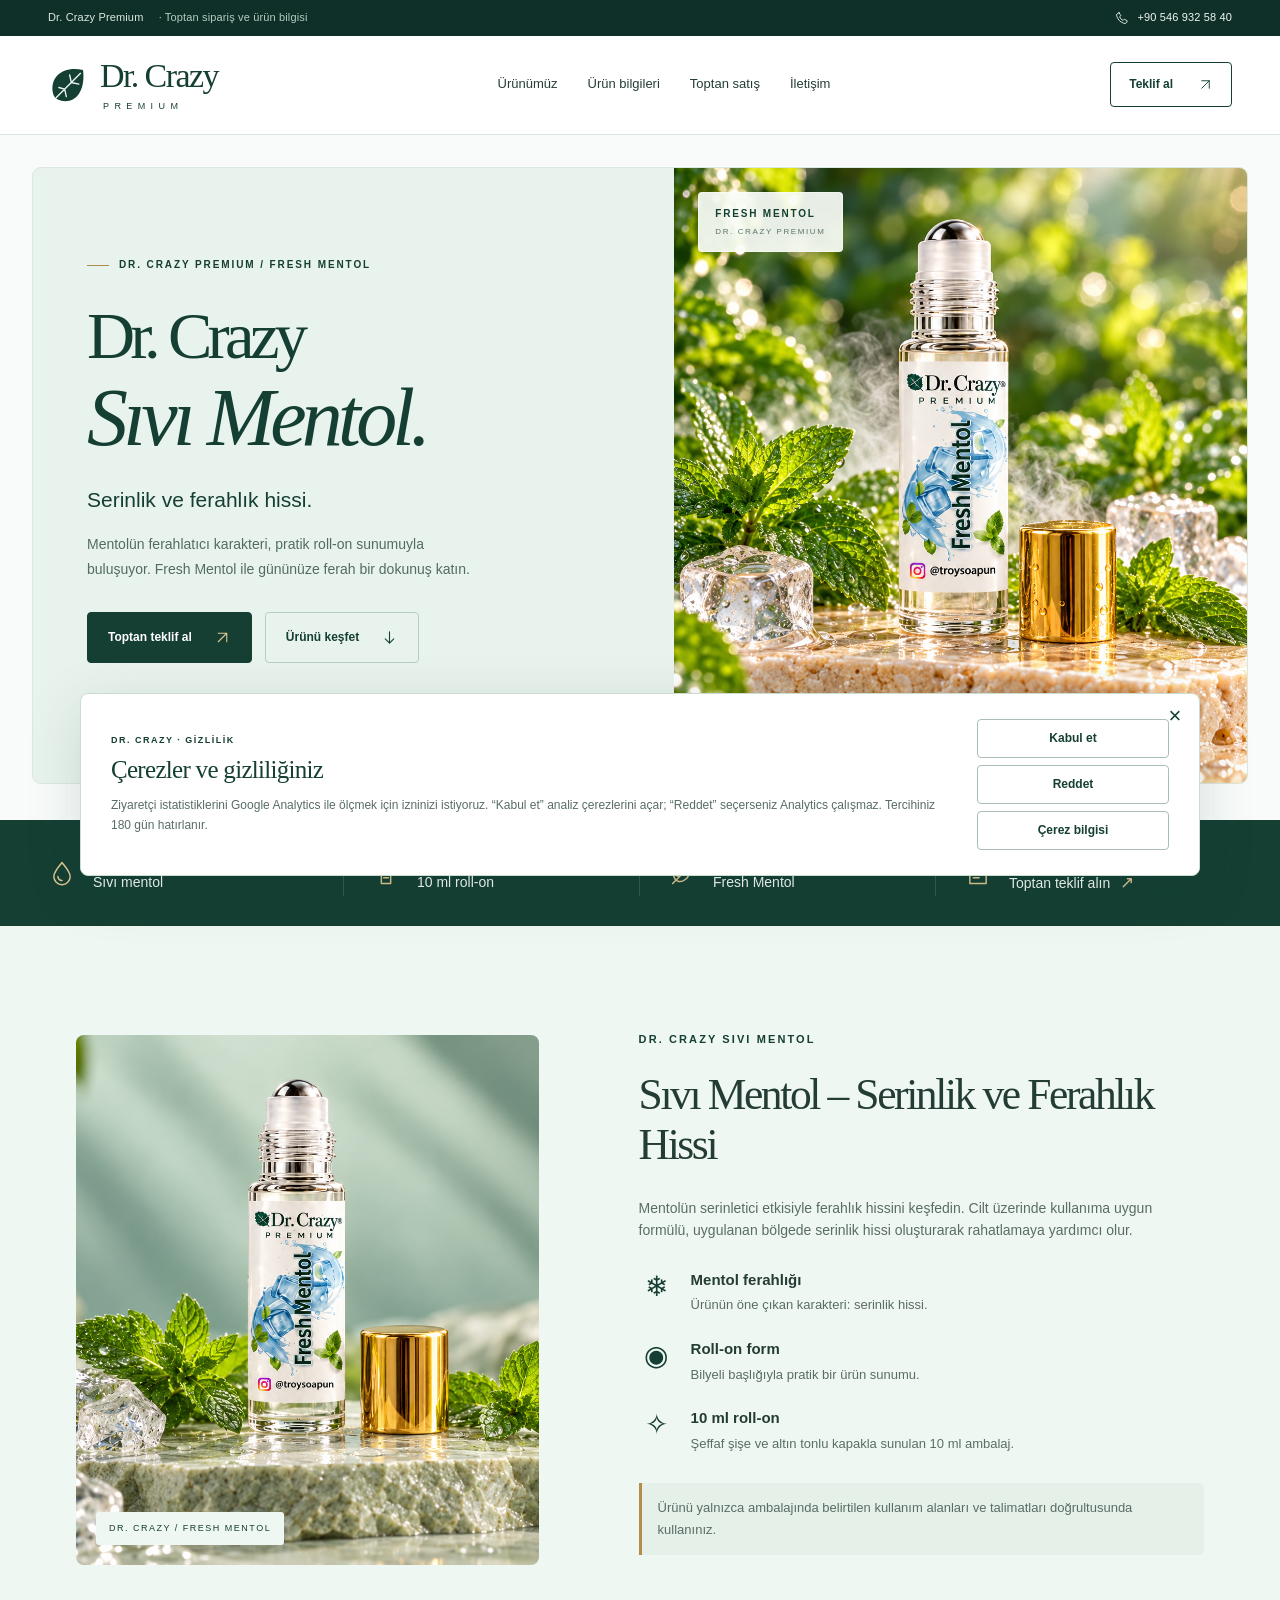
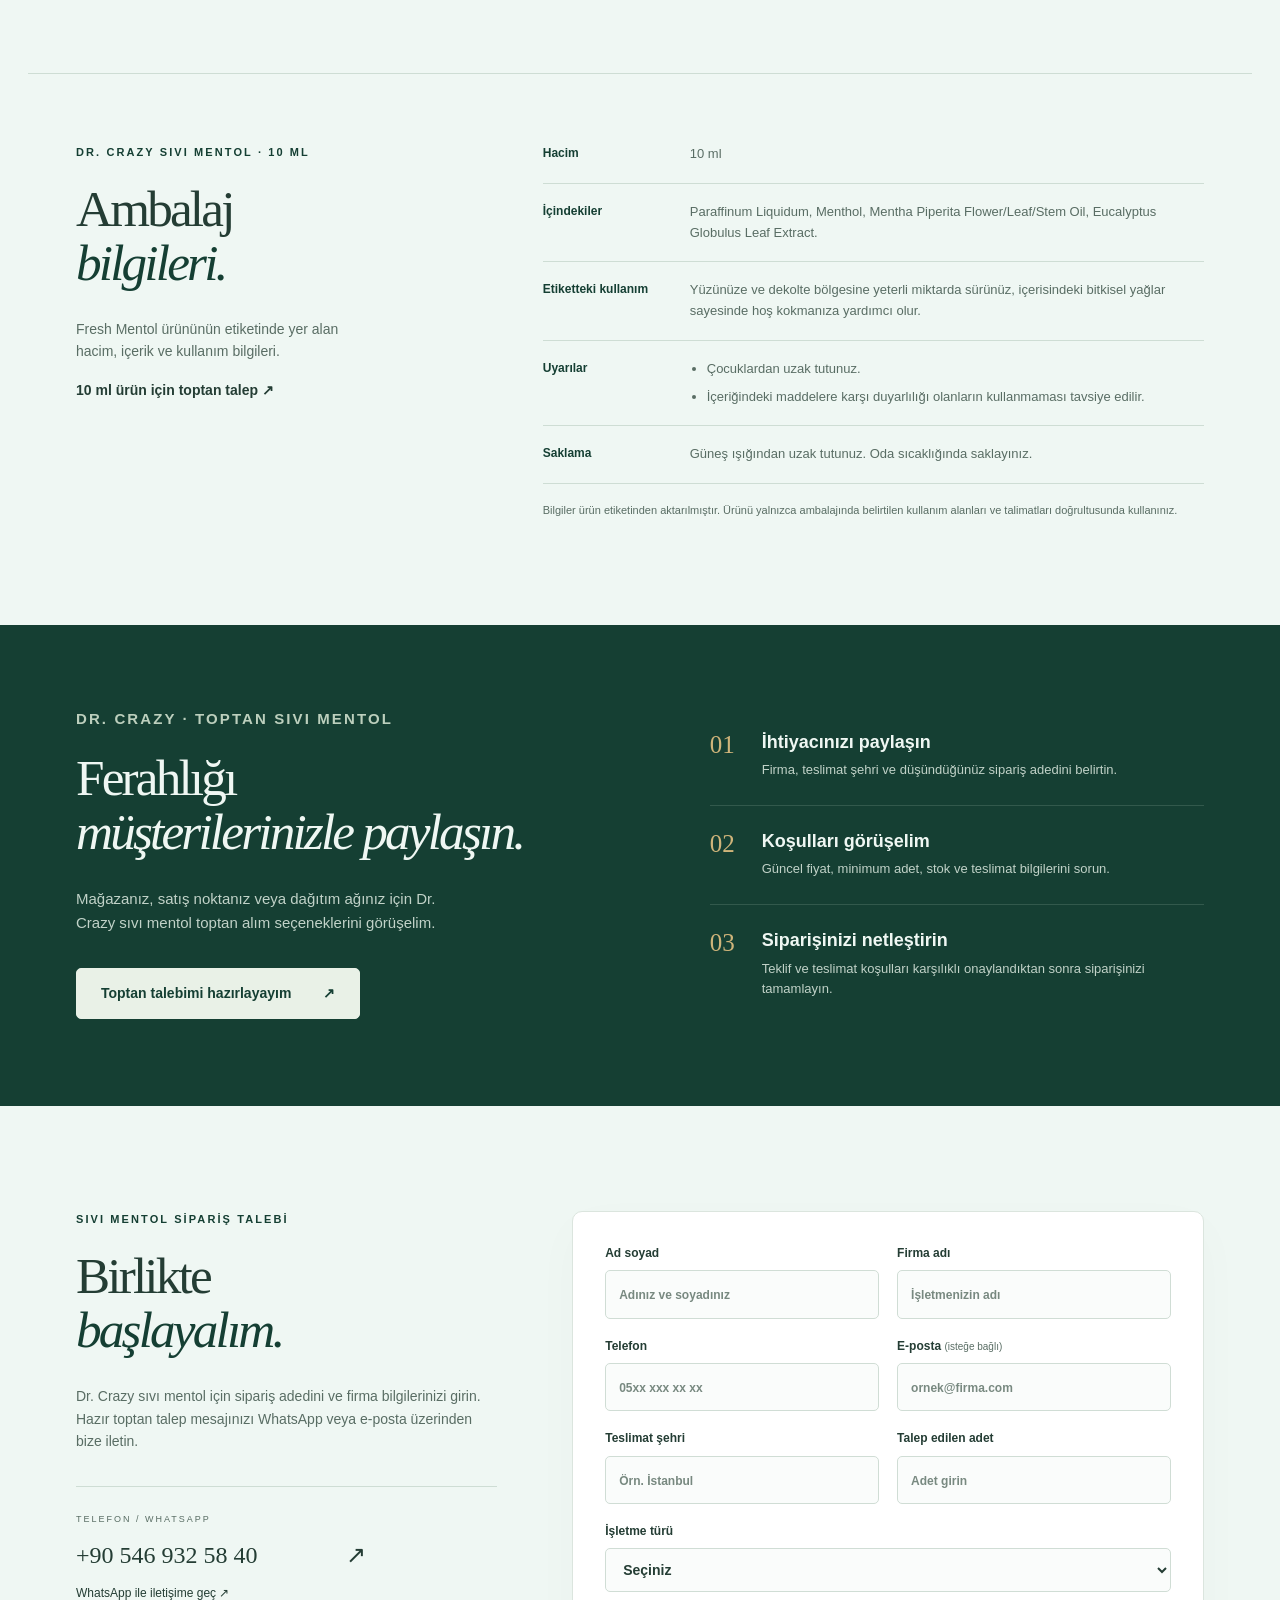
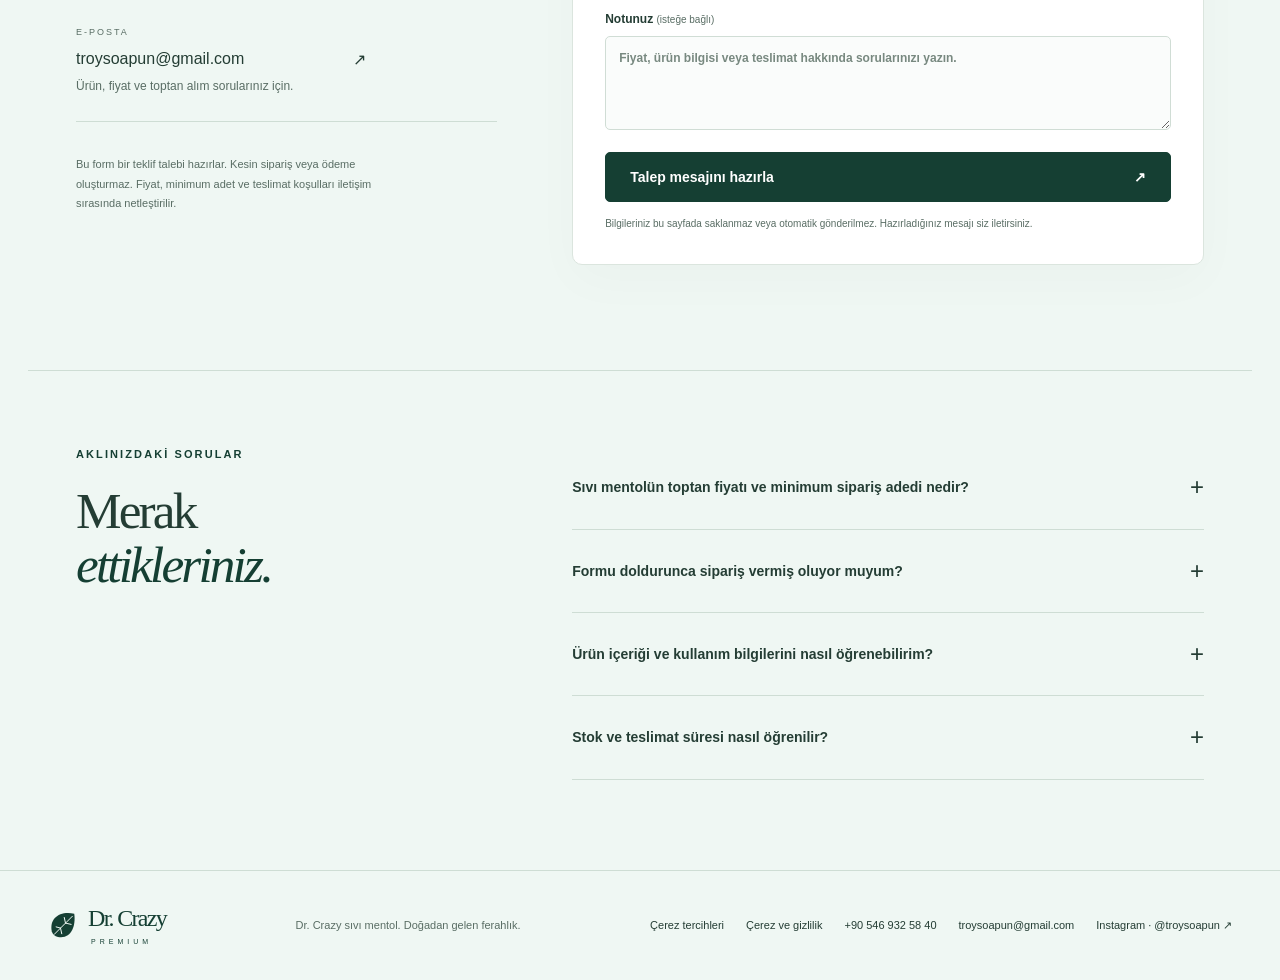
<file: index.html>
<!doctype html>
<html lang="tr">
<head>
<meta charset="utf-8"><meta name="viewport" content="width=device-width,initial-scale=1">
<meta name="theme-color" content="#153f33">
<title>Dr. Crazy Sıvı Mentol | Fresh Mentol Toptan Sipariş</title>
<meta name="description" content="Dr. Crazy Premium Fresh Mentol ile sıvı mentol ferahlığını keşfedin. Toptan sıvı mentol fiyatı ve sipariş için WhatsApp veya e-posta ile teklif talep edin.">
<link rel="canonical" href="https://redrumania19.github.io/dr-crazy-sivi-mentol/">
<meta property="og:type" content="website">
<meta property="og:title" content="Dr. Crazy Sıvı Mentol | Fresh Mentol Toptan Sipariş">
<meta property="og:description" content="Dr. Crazy Premium Fresh Mentol ile sıvı mentol ferahlığını keşfedin. Toptan sıvı mentol fiyatı ve sipariş için WhatsApp veya e-posta ile teklif talep edin.">
<meta property="og:url" content="https://redrumania19.github.io/dr-crazy-sivi-mentol">
<meta property="og:image" content="https://redrumania19.github.io/dr-crazy-sivi-mentol/dr-crazy-sivi-mentol-nane-v1.png">
<meta property="og:image:alt" content="Dr. Crazy Premium Fresh Mentol sıvı mentol roll-on">
<meta property="og:locale" content="tr_TR">
<link rel="icon" href="leaf.svg" type="image/svg+xml">
<link rel="stylesheet" href="styles.css"><link rel="stylesheet" href="top-design.css"><link rel="stylesheet" href="cookies.css"><script src="app.js" defer></script><script src="cookies.js" defer></script>
</head>
<body>
<a class="skip" href="#main">İçeriğe geç</a>
<div class="p-contact-bar"><div class="p-contact-inner"><span>Dr. Crazy Premium <span class="p-contact-extra">· Toptan sipariş ve ürün bilgisi</span></span><a href="tel:+905469325840"><svg viewBox="0 0 24 24" fill="none" stroke="currentColor" stroke-width="1.5" stroke-linecap="round" stroke-linejoin="round" aria-hidden="true"><path d="m7 3 3 5-2 2c1.3 3 3 4.7 6 6l2-2 5 3c-1 4-3 5-6 4C8 18 6 16 3 9 2 6 3 4 7 3Z"/></svg><span>+90 546 932 58 40</span></a></div></div>
<header class="p-header"><div class="p-header-inner"><a class="brand" href="#top" aria-label="Dr. Crazy Premium ana sayfa"><img src="leaf.svg" alt="" width="40" height="40"><span>Dr. Crazy<small>PREMIUM</small></span></a><nav class="p-nav" id="primary-navigation" aria-label="Ana menü"><a href="#urun">Ürünümüz</a><a href="#ambalaj">Ürün bilgileri</a><a href="#toptan">Toptan satış</a><a href="#siparis">İletişim</a></nav><div class="p-header-actions"><a class="p-header-cta" href="#siparis">Teklif al <svg viewBox="0 0 24 24" fill="none" stroke="currentColor" stroke-width="1.5" stroke-linecap="round" stroke-linejoin="round" aria-hidden="true"><path d="M6 18 18 6M6 6h12v12"/></svg></a><button class="p-menu-toggle" type="button" aria-controls="primary-navigation" aria-expanded="false" aria-label="Menüyü aç"><span></span><span></span></button></div></div></header>
<main id="main">
<section class="p-hero" id="top" aria-labelledby="hero-heading"><div class="p-hero-panel"><div class="p-hero-copy"><p class="p-kicker"><span></span> DR. CRAZY PREMIUM / FRESH MENTOL</p><h1 id="hero-heading"><span class="p-brand-name">Dr. Crazy</span><span class="p-product-name">Sıvı Mentol.</span></h1><p class="p-hero-subtitle">Serinlik ve ferahlık hissi.</p><p class="p-hero-description">Mentolün ferahlatıcı karakteri, pratik roll-on sunumuyla buluşuyor. Fresh Mentol ile gününüze ferah bir dokunuş katın.</p><div class="p-hero-actions"><a class="p-primary-button" href="#siparis">Toptan teklif al <svg viewBox="0 0 24 24" fill="none" stroke="currentColor" stroke-width="1.5" stroke-linecap="round" stroke-linejoin="round" aria-hidden="true"><path d="M6 18 18 6M6 6h12v12"/></svg></a><a class="p-secondary-button" href="#urun">Ürünü keşfet <svg viewBox="0 0 24 24" fill="none" stroke="currentColor" stroke-width="1.5" stroke-linecap="round" stroke-linejoin="round" aria-hidden="true"><path d="M12 4v16m-6-6 6 6 6-6"/></svg></a></div><a class="p-hero-note" href="#ambalaj"><svg viewBox="0 0 24 24" fill="none" stroke="currentColor" stroke-width="1.5" stroke-linecap="round" stroke-linejoin="round" aria-hidden="true"><path d="M14 3H5v18h14V8l-5-5Z"/><path d="M14 3v5h5M8 12h8M8 16h5"/></svg><span>10 ml roll-on <span aria-hidden="true">·</span> Ürün ve kullanım bilgileri</span></a></div><figure class="p-hero-art"><img src="dr-crazy-sivi-mentol-nane-v1.png" alt="Dr. Crazy Premium Fresh Mentol sıvı mentol roll-on, nane ve buz eşliğinde" width="1122" height="1402" fetchpriority="high"><figcaption class="p-image-badge"><span>FRESH MENTOL</span><small>DR. CRAZY PREMIUM</small></figcaption></figure></div></section>
<div class="p-spec-strip" aria-label="Dr. Crazy sıvı mentol ürün bilgileri"><div class="p-spec-inner"><div class="p-spec"><svg viewBox="0 0 24 24" fill="none" stroke="currentColor" stroke-width="1.5" stroke-linecap="round" stroke-linejoin="round" aria-hidden="true"><path d="M12 3C9 7 5 11 5 15a7 7 0 0 0 14 0c0-4-4-8-7-12Z"/><path d="M8.5 15a3.5 3.5 0 0 0 3.5 3.5"/></svg><div><span>ÜRÜN FORMU</span><strong>Sıvı mentol</strong></div></div><div class="p-spec"><svg viewBox="0 0 24 24" fill="none" stroke="currentColor" stroke-width="1.5" stroke-linecap="round" stroke-linejoin="round" aria-hidden="true"><path d="M8 8h8v13H8zM9 5h6v3H9zM10 5V3h4v2M10 12h4M10 16h4"/></svg><div><span>AMBALAJ</span><strong>10 ml roll-on</strong></div></div><div class="p-spec"><svg viewBox="0 0 24 24" fill="none" stroke="currentColor" stroke-width="1.5" stroke-linecap="round" stroke-linejoin="round" aria-hidden="true"><path d="M20 4C9 2 3 7 5 15c2 8 15 5 15-11Z"/><path d="m4 21 12-12M10 15l-4-1m7-2-1-5"/></svg><div><span>PREMIUM SERİ</span><strong>Fresh Mentol</strong></div></div><a class="p-spec p-spec-link" href="#siparis"><svg viewBox="0 0 24 24" fill="none" stroke="currentColor" stroke-width="1.5" stroke-linecap="round" stroke-linejoin="round" aria-hidden="true"><path d="M14 3H5v18h14V8l-5-5Z"/><path d="M14 3v5h5M8 12h8M8 16h5"/></svg><div><span>İŞLETMENİZ İÇİN</span><strong>Toptan teklif alın <span aria-hidden="true">↗</span></strong></div></a></div></div>
<section class="product section" id="urun"><div class="product-visual"><img src="dr-crazy-sivi-mentol-studio-v1.png" alt="Dr. Crazy Fresh Mentol sıvı mentol şişesi ve altın kapak, açık yeşil fonda ürün görünümü" loading="lazy" width="1536" height="1024"><span class="visual-label">DR. CRAZY / FRESH MENTOL</span></div><div class="product-copy"><p class="eyebrow">DR. CRAZY SIVI MENTOL</p><h2 class="product-title">Sıvı Mentol – Serinlik ve Ferahlık Hissi</h2><p>Mentolün serinletici etkisiyle ferahlık hissini keşfedin. Cilt üzerinde kullanıma uygun formülü, uygulanan bölgede serinlik hissi oluşturarak rahatlamaya yardımcı olur.</p><div class="qualities"><div><span class="quality-icon" aria-hidden="true">❄</span><div><h3>Mentol ferahlığı</h3><p>Ürünün öne çıkan karakteri: serinlik hissi.</p></div></div><div><span class="quality-icon roller" aria-hidden="true">◉</span><div><h3>Roll-on form</h3><p>Bilyeli başlığıyla pratik bir ürün sunumu.</p></div></div><div><span class="quality-icon" aria-hidden="true">✧</span><div><h3>10 ml roll-on</h3><p>Şeffaf şişe ve altın tonlu kapakla sunulan 10 ml ambalaj.</p></div></div></div><p class="product-note">Ürünü yalnızca ambalajında belirtilen kullanım alanları ve talimatları doğrultusunda kullanınız.</p></div></section>
<section class="packaging section" id="ambalaj"><div class="packaging-layout"><div><p class="eyebrow">DR. CRAZY SIVI MENTOL · 10 ML</p><h2>Ambalaj<br><em>bilgileri.</em></h2><p class="packaging-intro">Fresh Mentol ürününün etiketinde yer alan hacim, içerik ve kullanım bilgileri.</p><a class="text-link" href="#siparis">10 ml ürün için toptan talep ↗</a></div><div><dl class="label-info"><div><dt>Hacim</dt><dd>10 ml</dd></div><div><dt>İçindekiler</dt><dd lang="en">Paraffinum Liquidum, Menthol, Mentha Piperita Flower/Leaf/Stem Oil, Eucalyptus Globulus Leaf Extract.</dd></div><div><dt>Etiketteki kullanım</dt><dd>Yüzünüze ve dekolte bölgesine yeterli miktarda sürünüz, içerisindeki bitkisel yağlar sayesinde hoş kokmanıza yardımcı olur.</dd></div><div><dt>Uyarılar</dt><dd><ul><li>Çocuklardan uzak tutunuz.</li><li>İçeriğindeki maddelere karşı duyarlılığı olanların kullanmaması tavsiye edilir.</li></ul></dd></div><div><dt>Saklama</dt><dd>Güneş ışığından uzak tutunuz. Oda sıcaklığında saklayınız.</dd></div></dl><p class="label-source">Bilgiler ürün etiketinden aktarılmıştır. Ürünü yalnızca ambalajında belirtilen kullanım alanları ve talimatları doğrultusunda kullanınız.</p></div></div></section>
<section class="wholesale section" id="toptan"><div><p class="eyebrow">DR. CRAZY · TOPTAN SIVI MENTOL</p><h2>Ferahlığı<br><em>müşterilerinizle paylaşın.</em></h2><p>Mağazanız, satış noktanız veya dağıtım ağınız için Dr. Crazy sıvı mentol toptan alım seçeneklerini görüşelim.</p><a class="button light" href="#siparis">Toptan talebimi hazırlayayım <span aria-hidden="true">↗</span></a></div><div class="steps"><div><span>01</span><div><h3>İhtiyacınızı paylaşın</h3><p>Firma, teslimat şehri ve düşündüğünüz sipariş adedini belirtin.</p></div></div><div><span>02</span><div><h3>Koşulları görüşelim</h3><p>Güncel fiyat, minimum adet, stok ve teslimat bilgilerini sorun.</p></div></div><div><span>03</span><div><h3>Siparişinizi netleştirin</h3><p>Teklif ve teslimat koşulları karşılıklı onaylandıktan sonra siparişinizi tamamlayın.</p></div></div></div></section>
<section class="order section" id="siparis"><div class="order-info"><p class="eyebrow">SIVI MENTOL SİPARİŞ TALEBİ</p><h2>Birlikte<br><em>başlayalım.</em></h2><p>Dr. Crazy sıvı mentol için sipariş adedini ve firma bilgilerinizi girin. Hazır toptan talep mesajınızı WhatsApp veya e-posta üzerinden bize iletin.</p><div class="contact-card"><span class="contact-label">TELEFON / WHATSAPP</span><a href="tel:+905469325840">+90 546 932 58 40 <span aria-hidden="true">↗</span></a><a class="contact-whatsapp" href="https://wa.me/905469325840" target="_blank" rel="noopener noreferrer">WhatsApp ile iletişime geç ↗</a><span class="contact-label email-label">E-POSTA</span><a class="contact-email" href="mailto:troysoapun@gmail.com">troysoapun@gmail.com <span aria-hidden="true">↗</span></a><p>Ürün, fiyat ve toptan alım sorularınız için.</p></div><p class="order-note">Bu form bir teklif talebi hazırlar. Kesin sipariş veya ödeme oluşturmaz. Fiyat, minimum adet ve teslimat koşulları iletişim sırasında netleştirilir.</p></div>
<form id="order-form"><div class="field-row"><label>Ad soyad <input name="name" required maxlength="100" autocomplete="name" placeholder="Adınız ve soyadınız"></label><label>Firma adı <input name="company" required maxlength="150" autocomplete="organization" placeholder="İşletmenizin adı"></label></div><div class="field-row"><label>Telefon <input name="phone" required type="tel" minlength="7" maxlength="30" autocomplete="tel" placeholder="05xx xxx xx xx"></label><label>E-posta <span class="optional">(isteğe bağlı)</span><input name="email" type="email" maxlength="150" autocomplete="email" placeholder="ornek@firma.com"></label></div><div class="field-row"><label>Teslimat şehri <input name="city" required maxlength="100" autocomplete="address-level2" placeholder="Örn. İstanbul"></label><label>Talep edilen adet <input name="quantity" type="number" min="1" max="1000000" step="1" required inputmode="numeric" placeholder="Adet girin"></label></div><label>İşletme türü <select name="business" required><option value="">Seçiniz</option><option>Perakende mağaza</option><option>Online satış</option><option>Toptancı / distribütör</option><option>Diğer</option></select></label><label>Notunuz <span class="optional">(isteğe bağlı)</span><textarea name="note" maxlength="1200" rows="3" placeholder="Fiyat, ürün bilgisi veya teslimat hakkında sorularınızı yazın."></textarea></label><button class="button submit" type="submit" disabled>Talep mesajını hazırla <span aria-hidden="true">↗</span></button><p class="form-note">Bilgileriniz bu sayfada saklanmaz veya otomatik gönderilmez. Hazırladığınız mesajı siz iletirsiniz.</p></form>
<div id="request-result" class="request-result" hidden><div class="result-header"><div><p class="eyebrow">BİR SONRAKİ ADIM</p><h3>Talep mesajınız hazır.</h3><p>WhatsApp veya e-posta ile devam edin. Mesajınız açılan uygulamaya aktarılır; göndermeden önce kontrol edebilirsiniz.</p></div><button class="close-result" id="close-result" type="button" aria-label="Hazırlanan mesajı kapat">×</button></div><label class="preview-label" for="message-preview">Göndereceğiniz mesaj</label><textarea id="message-preview" rows="12" readonly></textarea><div class="actions"><a class="button" id="send-whatsapp" href="https://wa.me/905469325840" target="_blank" rel="noopener noreferrer">WhatsApp ile gönder ↗</a><a class="text-link" id="send-email" href="mailto:troysoapun@gmail.com">E-posta ile gönder ↗</a><button class="copy-link text-link" id="copy-message" type="button">Mesajı kopyala</button></div><p class="form-note">WhatsApp veya e-posta bağlantısı talebinizi otomatik göndermez. Gönderme işlemini açılan uygulamada siz tamamlarsınız.</p><p id="copy-status" class="copy-status" role="status" aria-live="polite"></p></div></section>
<section class="faq section" id="sorular"><div><p class="eyebrow">AKLINIZDAKİ SORULAR</p><h2>Merak<br><em>ettikleriniz.</em></h2></div><div class="questions"><details><summary>Sıvı mentolün toptan fiyatı ve minimum sipariş adedi nedir?<span aria-hidden="true">+</span></summary><p>Dr. Crazy sıvı mentol için güncel toptan fiyat ve minimum sipariş adedini öğrenmek üzere talep mesajınızı hazırlayıp bizimle iletişime geçin. Teklif, talep edilen miktar ve sipariş koşullarına göre netleştirilir.</p></details><details><summary>Formu doldurunca sipariş vermiş oluyor muyum?<span aria-hidden="true">+</span></summary><p>Form, kopyalayıp iletebileceğiniz bir teklif talebi oluşturur. Mesaj otomatik gönderilmez. Kesin sipariş, teklif ve koşullar karşılıklı onaylandıktan sonra oluşur.</p></details><details><summary>Ürün içeriği ve kullanım bilgilerini nasıl öğrenebilirim?<span aria-hidden="true">+</span></summary><p>Ürünü yalnızca ambalajında belirtilen kullanım alanları ve talimatları doğrultusunda kullanınız. 10 ml ürünün içerik listesi ve etiket bilgileri <a class="text-link" href="#ambalaj">Ambalaj bilgileri</a> bölümünde yer alır. Diğer sorularınız için WhatsApp üzerinden veya troysoapun@gmail.com adresinden bize ulaşabilirsiniz.</p></details><details><summary>Stok ve teslimat süresi nasıl öğrenilir?<span aria-hidden="true">+</span></summary><p>Talebinizde sipariş adedini ve teslimat şehrini belirtin. Güncel stok durumu, kargo koşulları ve teslimat süresi sipariş görüşmesinde paylaşılır.</p></details></div></section>
</main><footer><a class="brand footer-brand" href="#top"><img src="leaf.svg" alt="" width="30" height="30"><span>Dr. Crazy<small>PREMIUM</small></span></a><p>Dr. Crazy sıvı mentol. Doğadan gelen ferahlık.</p><div class="footer-contacts"><button class="cookie-footer-button" type="button" data-cookie-settings>Çerez tercihleri</button><a href="cerez-politikasi.html">Çerez ve gizlilik</a><a href="tel:+905469325840">+90 546 932 58 40</a><a href="mailto:troysoapun@gmail.com">troysoapun@gmail.com</a><a href="https://www.instagram.com/troysoapun/" target="_blank" rel="noopener noreferrer">Instagram · @troysoapun ↗</a></div></footer><a class="mobile-cta button" href="#siparis">Toptan teklif talebi ↗</a>
<section class="cookie-notice" id="cookie-notice" role="region" aria-labelledby="cookie-heading" aria-describedby="cookie-description" hidden><button class="cookie-close" type="button" data-cookie-dismiss aria-label="Analizi reddet ve bildirimi kapat">×</button><div class="cookie-copy"><p class="cookie-eyebrow">DR. CRAZY · GİZLİLİK</p><h2 id="cookie-heading" tabindex="-1">Çerezler ve gizliliğiniz</h2><p id="cookie-description">Ziyaretçi istatistiklerini Google Analytics ile ölçmek için izninizi istiyoruz. “Kabul et” analiz çerezlerini açar; “Reddet” seçerseniz Analytics çalışmaz. Tercihiniz 180 gün hatırlanır.</p><p id="cookie-status" class="cookie-status" role="status" aria-live="polite"></p></div><div class="cookie-actions"><button type="button" class="cookie-choice" data-cookie-remember>Kabul et</button><button type="button" class="cookie-choice" data-cookie-dismiss>Reddet</button><a class="cookie-choice" href="cerez-politikasi.html">Çerez bilgisi</a></div></section><noscript><div class="cookie-noscript">JavaScript kapalı olduğunda Google Analytics çalışmaz. <a href="cerez-politikasi.html">Çerez ve gizlilik bilgisi</a></div></noscript></body></html>
</file>
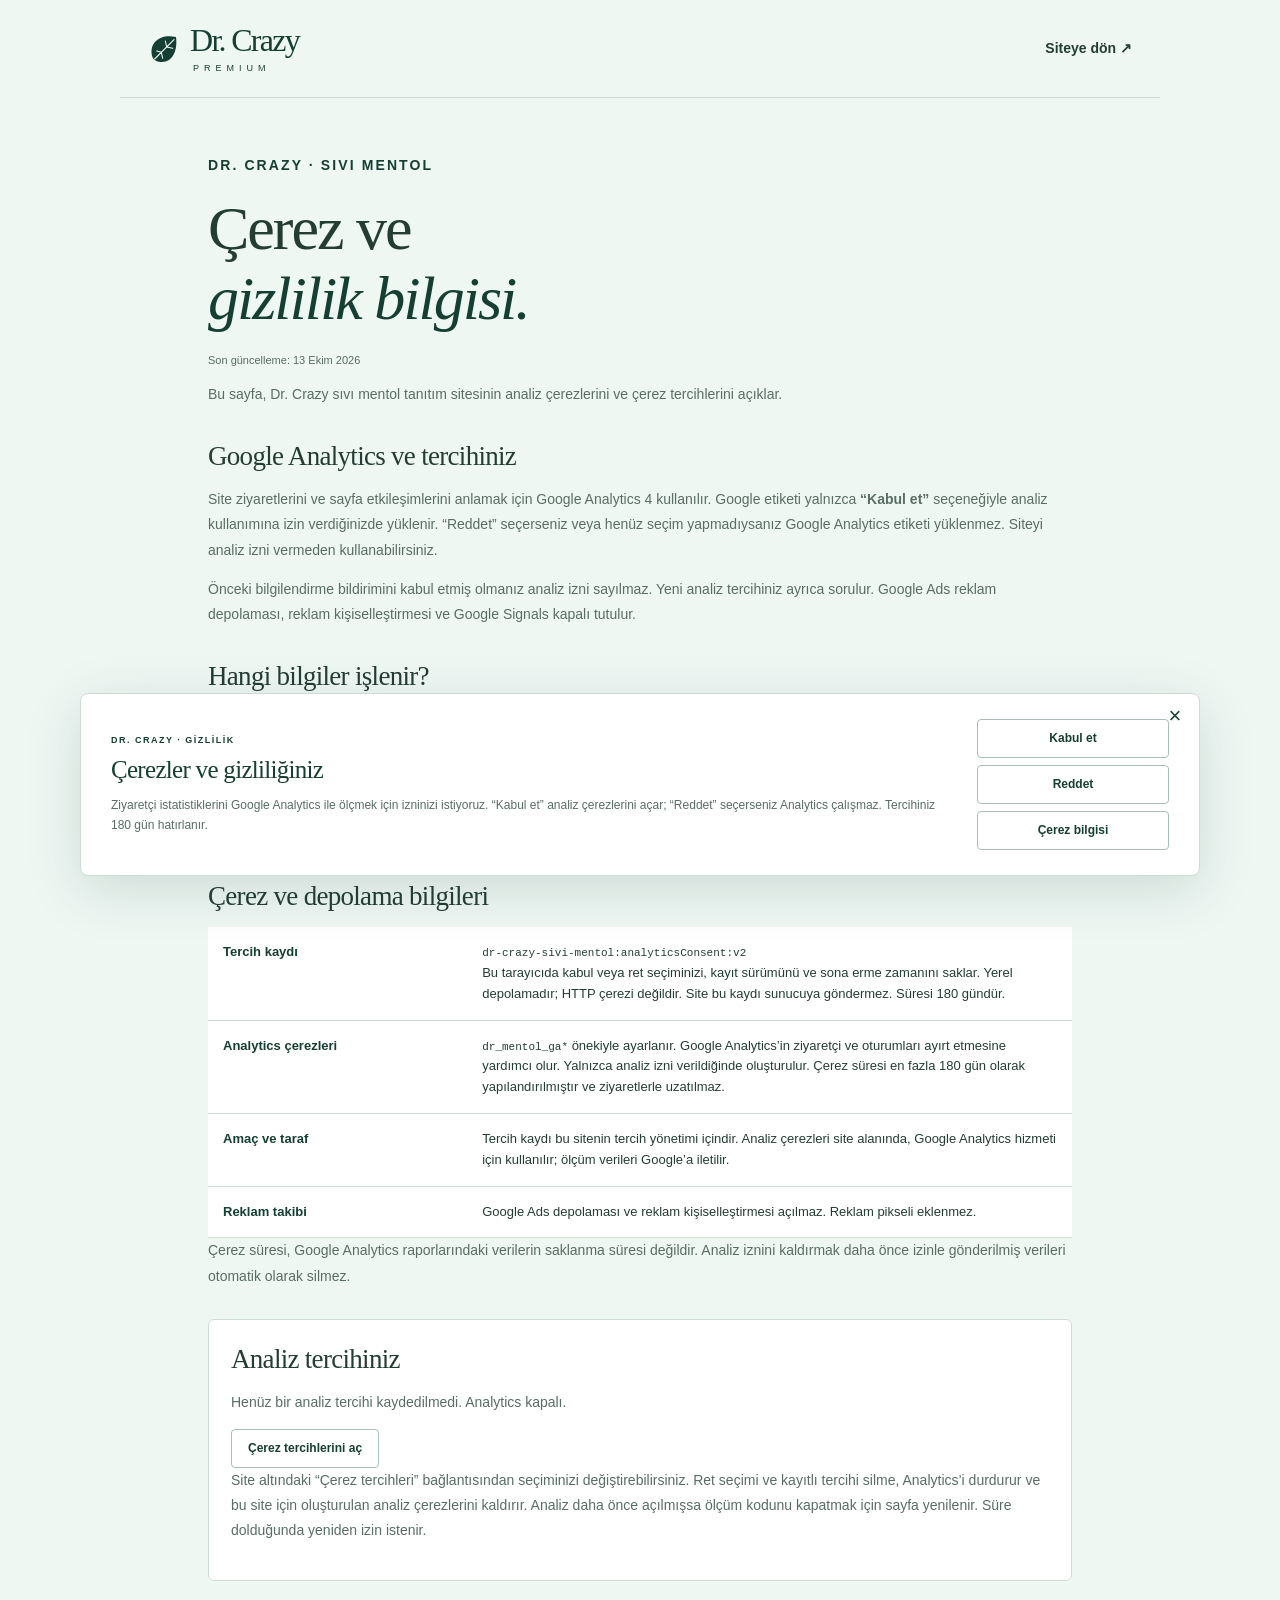
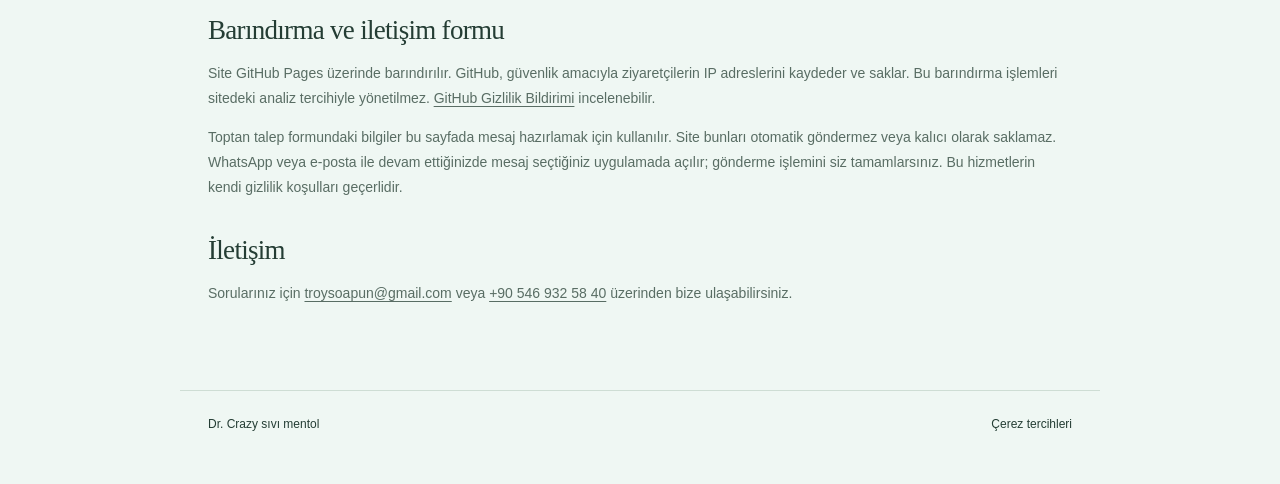
<file: cerez-politikasi.html>
<!doctype html><html lang="tr"><head><meta charset="utf-8"><meta name="viewport" content="width=device-width,initial-scale=1"><meta name="theme-color" content="#153f33"><title>Çerez ve Gizlilik Bilgisi | Dr. Crazy Sıvı Mentol</title><meta name="description" content="Dr. Crazy sıvı mentol sitesinin çerez, tarayıcı depolaması, iletişim formu ve GitHub Pages barındırma bilgileri."><link rel="canonical" href="https://redrumania19.github.io/dr-crazy-sivi-mentol/cerez-politikasi.html"><link rel="icon" href="leaf.svg" type="image/svg+xml"><link rel="stylesheet" href="styles.css"><link rel="stylesheet" href="cookies.css"><script src="cookies.js" defer></script></head><body><a class="skip" href="#policy-main">İçeriğe geç</a><header class="privacy-policy-header"><a class="brand" href="./"><img src="leaf.svg" width="32" height="32" alt=""><span>Dr. Crazy<small>PREMIUM</small></span></a><a class="text-link" href="./">Siteye dön ↗</a></header><main class="privacy-policy-main" id="policy-main"><p class="eyebrow">DR. CRAZY · SIVI MENTOL</p><h1>Çerez ve<br><em>gizlilik bilgisi.</em></h1><p class="policy-date">Son güncelleme: 13 Ekim 2026</p><p>Bu sayfa, Dr. Crazy sıvı mentol tanıtım sitesinin analiz çerezlerini ve çerez tercihlerini açıklar.</p><h2>Google Analytics ve tercihiniz</h2><p>Site ziyaretlerini ve sayfa etkileşimlerini anlamak için Google Analytics 4 kullanılır. Google etiketi yalnızca <strong>“Kabul et”</strong> seçeneğiyle analiz kullanımına izin verdiğinizde yüklenir. “Reddet” seçerseniz veya henüz seçim yapmadıysanız Google Analytics etiketi yüklenmez. Siteyi analiz izni vermeden kullanabilirsiniz.</p><p>Önceki bilgilendirme bildirimini kabul etmiş olmanız analiz izni sayılmaz. Yeni analiz tercihiniz ayrıca sorulur. Google Ads reklam depolaması, reklam kişiselleştirmesi ve Google Signals kapalı tutulur.</p><h2>Hangi bilgiler işlenir?</h2><p>İzin verdiğinizde sayfa görüntülemeleri, tarayıcı ve cihaz bilgileri, ziyaret süreleri ve etkin ölçüm seçeneklerine göre sayfa etkileşimleri Google Analytics’e iletilebilir. Google bu verileri kendi altyapısında işler; bu altyapı Türkiye dışında bulunabilir. Ayrıntılar için <a href="https://policies.google.com/privacy?hl=tr" target="_blank" rel="noopener noreferrer">Google Gizlilik Politikası</a> ve <a href="https://support.google.com/analytics/answer/6004245?hl=tr" target="_blank" rel="noopener noreferrer">Analytics veri kullanımı açıklaması</a> incelenebilir.</p><p>Sitenin ölçüm kodu, ad soyad, telefon, e-posta ve talep notlarını Analytics’e eklemez. Talep metinleri ölçülebilir bağlantı adreslerine yerleştirilmez. Sayfa adresi ve yönlendiren adres, ölçüm yapılandırmasında sorgu ve parça bilgileri çıkarılarak kullanılır.</p><h2>Çerez ve depolama bilgileri</h2><table><tbody><tr><th scope="row">Tercih kaydı</th><td><code>dr-crazy-sivi-mentol:analyticsConsent:v2</code><br>Bu tarayıcıda kabul veya ret seçiminizi, kayıt sürümünü ve sona erme zamanını saklar. Yerel depolamadır; HTTP çerezi değildir. Site bu kaydı sunucuya göndermez. Süresi 180 gündür.</td></tr><tr><th scope="row">Analytics çerezleri</th><td><code>dr_mentol_ga*</code> önekiyle ayarlanır. Google Analytics’in ziyaretçi ve oturumları ayırt etmesine yardımcı olur. Yalnızca analiz izni verildiğinde oluşturulur. Çerez süresi en fazla 180 gün olarak yapılandırılmıştır ve ziyaretlerle uzatılmaz.</td></tr><tr><th scope="row">Amaç ve taraf</th><td>Tercih kaydı bu sitenin tercih yönetimi içindir. Analiz çerezleri site alanında, Google Analytics hizmeti için kullanılır; ölçüm verileri Google’a iletilir.</td></tr><tr><th scope="row">Reklam takibi</th><td>Google Ads depolaması ve reklam kişiselleştirmesi açılmaz. Reklam pikseli eklenmez.</td></tr></tbody></table><p>Çerez süresi, Google Analytics raporlarındaki verilerin saklanma süresi değildir. Analiz iznini kaldırmak daha önce izinle gönderilmiş verileri otomatik olarak silmez.</p><div class="privacy-choice-box"><h2>Analiz tercihiniz</h2><p data-cookie-state>Tercihiniz kontrol ediliyor.</p><div class="cookie-actions"><button class="cookie-choice" type="button" data-cookie-settings>Çerez tercihlerini aç</button><button class="cookie-choice" type="button" data-cookie-reset hidden>Tercihi sil ve analizi kapat</button></div><p>Site altındaki “Çerez tercihleri” bağlantısından seçiminizi değiştirebilirsiniz. Ret seçimi ve kayıtlı tercihi silme, Analytics’i durdurur ve bu site için oluşturulan analiz çerezlerini kaldırır. Analiz daha önce açılmışsa ölçüm kodunu kapatmak için sayfa yenilenir. Süre dolduğunda yeniden izin istenir.</p></div><h2>Barındırma ve iletişim formu</h2><p>Site GitHub Pages üzerinde barındırılır. GitHub, güvenlik amacıyla ziyaretçilerin IP adreslerini kaydeder ve saklar. Bu barındırma işlemleri sitedeki analiz tercihiyle yönetilmez. <a href="https://docs.github.com/en/site-policy/privacy-policies/github-general-privacy-statement" target="_blank" rel="noopener noreferrer">GitHub Gizlilik Bildirimi</a> incelenebilir.</p><p>Toptan talep formundaki bilgiler bu sayfada mesaj hazırlamak için kullanılır. Site bunları otomatik göndermez veya kalıcı olarak saklamaz. WhatsApp veya e-posta ile devam ettiğinizde mesaj seçtiğiniz uygulamada açılır; gönderme işlemini siz tamamlarsınız. Bu hizmetlerin kendi gizlilik koşulları geçerlidir.</p><h2>İletişim</h2><p>Sorularınız için <a href="mailto:troysoapun@gmail.com">troysoapun@gmail.com</a> veya <a href="tel:+905469325840">+90 546 932 58 40</a> üzerinden bize ulaşabilirsiniz.</p></main><footer class="privacy-policy-footer"><a href="./">Dr. Crazy sıvı mentol</a><button type="button" class="cookie-footer-button" data-cookie-settings>Çerez tercihleri</button></footer><section class="cookie-notice" id="cookie-notice" role="region" aria-labelledby="cookie-heading" aria-describedby="cookie-description" hidden><button class="cookie-close" type="button" data-cookie-dismiss aria-label="Analizi reddet ve bildirimi kapat">×</button><div class="cookie-copy"><p class="cookie-eyebrow">DR. CRAZY · GİZLİLİK</p><h2 id="cookie-heading" tabindex="-1">Çerezler ve gizliliğiniz</h2><p id="cookie-description">Ziyaretçi istatistiklerini Google Analytics ile ölçmek için izninizi istiyoruz. “Kabul et” analiz çerezlerini açar; “Reddet” seçerseniz Analytics çalışmaz. Tercihiniz 180 gün hatırlanır.</p><p id="cookie-status" class="cookie-status" role="status" aria-live="polite"></p></div><div class="cookie-actions"><button type="button" class="cookie-choice" data-cookie-remember>Kabul et</button><button type="button" class="cookie-choice" data-cookie-dismiss>Reddet</button><a class="cookie-choice" href="cerez-politikasi.html">Çerez bilgisi</a></div></section><noscript><div class="cookie-noscript">JavaScript kapalı olduğunda Google Analytics çalışmaz. JavaScript kapalı olduğunda bilgilendirme tercihi kaydedilmez.</div></noscript></body></html>
</file>
<file: styles.css>
:root{--forest:#153f33;--deep:#0f3028;--ice:#eff7f3;--sage:#a9c6b3;--gold:#b38c49;--ink:#243d34;--muted:#596d64;--line:#ceddd4;--white:#fff;--display:Georgia,'Times New Roman',serif;--body:'Segoe UI',Arial,sans-serif}*{box-sizing:border-box}html{scroll-behavior:smooth;scroll-padding-top:90px}body{margin:0;background:var(--ice);color:var(--ink);font:16px/1.6 var(--body)}a{color:inherit;text-decoration:none}button,input,textarea,select{font:inherit}button,a,input,textarea,select,summary{-webkit-tap-highlight-color:transparent}a:focus-visible,button:focus-visible,summary:focus-visible{outline:3px solid var(--gold);outline-offset:5px}button{cursor:pointer}img{display:block;max-width:100%}h1,h2,h3,p{margin-top:0}h1,h2{font-family:var(--display);font-weight:400;letter-spacing:-.055em;line-height:1.06}h1{font-size:clamp(60px,6.7vw,99px);margin:27px 0}h2{font-size:clamp(40px,4vw,62px);margin:20px 0 28px}h1 em,h2 em{font-weight:400;color:var(--forest)}h3{font-weight:600;line-height:1.3;font-size:18px;margin:0 0 6px}p{color:var(--muted)}.header{max-width:1320px;padding:25px 48px;margin:auto;display:flex;align-items:center;justify-content:space-between;gap:30px}.brand{display:flex;gap:10px;align-items:center;color:var(--forest);flex-shrink:0}.brand>span{font:32px/1 var(--display);letter-spacing:-1.7px}.brand small{font:9px/1 var(--body);letter-spacing:5px;display:block;margin:8px 0 0 3px}nav{display:flex;gap:32px;font-size:13px}nav a:hover,.text-link:hover{color:var(--gold)}.button{background:var(--forest);border:1px solid var(--forest);color:white;display:inline-flex;align-items:center;justify-content:center;gap:32px;padding:16px 24px;line-height:1.2;border-radius:5px;font-size:14px;font-weight:600;transition:background .2s,transform .2s}.button:hover{background:#245743;transform:translateY(-2px)}.button.small{padding:12px 18px;gap:17px}.hero{max-width:1320px;margin:auto;display:grid;grid-template-columns:1.05fr 1fr;min-height:750px;align-items:center;padding:22px 48px 48px;gap:64px}.hero-copy{padding-top:30px}.eyebrow{font-size:11px;font-weight:600;letter-spacing:2.1px;color:var(--forest);margin-bottom:16px}.dot{width:7px;height:7px;display:inline-block;border-radius:50%;background:var(--forest);margin-right:7px}.intro{max-width:400px;font-size:17px;line-height:1.8;margin-bottom:32px}.actions{display:flex;align-items:center;gap:25px;flex-wrap:wrap}.text-link{font-size:14px;font-weight:600;display:inline-flex;align-items:center;gap:14px}.hero-foot{margin-top:70px;border-top:1px solid var(--line);padding-top:20px;display:flex;gap:18px;align-items:center}.hero-foot span:first-child{letter-spacing:1.5px;font-size:10px;font-weight:700}.hero-foot span:last-child{font-size:12px;color:var(--muted)}.hero-art{position:relative;background:#dbeadb;padding:25px 40px 18px;border-radius:260px 260px 12px 12px;max-width:490px;justify-self:end;width:100%}.photo-frame{border-radius:230px 230px 6px 6px;overflow:hidden;max-width:350px;margin:auto;box-shadow:0 15px 40px #153f331a}.photo-frame img{width:100%;height:auto}.image-caption{display:flex;justify-content:space-between;gap:10px;margin-top:20px;font-size:8px;letter-spacing:1.1px;color:var(--forest)}.image-caption span:last-child{font-family:var(--display);font-size:11px;letter-spacing:0}.ribbon{background:var(--forest);color:#dcebdd;padding:23px 30px;display:flex;align-items:center;justify-content:center;gap:4.5vw;font-size:13px;letter-spacing:.4px}.ribbon i{color:#c5ab73;font-style:normal}.section{max-width:1224px;margin:auto;padding:105px 48px}.product{display:grid;grid-template-columns:.9fr 1.1fr;gap:100px;align-items:center}.product-visual{height:530px;border-radius:8px;overflow:hidden;position:relative;background:#d9e8db}.product-visual img{width:100%;height:100%;object-fit:cover;object-position:center 73%;transform:scale(1.08)}.visual-label{position:absolute;bottom:20px;left:20px;padding:9px 13px;background:var(--ice);font-size:9px;letter-spacing:1.5px;color:var(--forest);border-radius:3px}.product-copy>p:not(.eyebrow){font-size:14px}.qualities{margin:28px 0;display:grid;gap:23px}.qualities>div{display:flex;align-items:flex-start;gap:17px}.quality-icon{font-size:28px;line-height:1.2;width:35px;flex-shrink:0;color:var(--forest);text-align:center}.qualities h3{font-size:15px}.qualities p{font-size:13px;margin:0}.product-copy .product-note{font-size:11px!important;border-top:1px solid var(--line);padding-top:19px;line-height:1.7}.wholesale{max-width:none;background:var(--forest);padding:82px max(48px,calc((100vw - 1128px)/2));display:grid;grid-template-columns:1.1fr 1fr;gap:90px;color:var(--ice)}.wholesale h2,.wholesale h2 em{color:var(--ice)}.wholesale .eyebrow{color:#bccfbd}.wholesale p{color:#c1d2c8;font-size:15px;max-width:400px}.light{background:#e9f1e7;border-color:#e9f1e7;color:var(--forest);margin-top:18px}.light:hover{background:white}.steps{display:flex;flex-direction:column;justify-content:center}.steps>div{display:flex;gap:27px;padding:24px 0;border-bottom:1px solid #c0d7c52c}.steps>div:last-child{border-bottom:0}.steps>div>span{font:25px var(--display);color:#cfb47a}.steps h3{font-size:18px}.steps p{font-size:13px;margin:0}.order{display:grid;grid-template-columns:.8fr 1.2fr;gap:75px}.order-info>p:not(.eyebrow){font-size:14px}.contact-card{margin:33px 0;border-top:1px solid var(--line);border-bottom:1px solid var(--line);padding:25px 0}.contact-label{display:block;font-size:9px;letter-spacing:2px;color:var(--muted);margin-bottom:10px}.contact-card>a{display:flex;align-items:center;justify-content:space-between;max-width:290px;font-size:24px;font-family:var(--display)}.contact-card p{font-size:12px;margin:8px 0 0}.order-info .order-note{font-size:11px!important;line-height:1.8;max-width:330px}form{background:white;border:1px solid #dbe5de;border-radius:10px;padding:32px;box-shadow:0 16px 50px #153f3306}.field-row{display:grid;grid-template-columns:1fr 1fr;gap:18px}label{display:block;font-size:12px;font-weight:600;color:var(--ink);margin-bottom:18px}input,select,textarea{display:block;width:100%;padding:12px 13px;margin-top:7px;border:1px solid #d0ddd5;border-radius:5px;background:#fafcfb;color:var(--ink);font-size:14px;min-width:0}input:focus,textarea:focus,select:focus{outline:2px solid var(--sage);border-color:var(--forest)}textarea{resize:vertical}input::placeholder,textarea::placeholder{color:#788980;font-size:12px}.optional{font-weight:400;color:var(--muted);font-size:10px}.submit{width:100%;justify-content:space-between;margin-top:4px}.form-note{font-size:10px;line-height:1.7;margin:13px 0 0}.request-result{grid-column:1/-1;border:1px solid var(--sage);background:white;padding:30px;border-radius:8px;scroll-margin-top:30px}.request-result[hidden]{display:none}.result-header{display:flex;justify-content:space-between;gap:20px}.result-header p{font-size:13px}.result-header h3{font-family:var(--display);font-size:30px;font-weight:400}.close-result{align-self:start;border:0;background:var(--ice);color:var(--forest);width:38px;height:38px;border-radius:50%;font-size:24px}.preview-label{margin:15px 0 0}.request-result textarea{font-size:13px;line-height:1.6;margin:10px 0 20px}.copy-status{font-size:12px;margin:12px 0 0;min-height:20px}.faq{border-top:1px solid var(--line);display:grid;grid-template-columns:.8fr 1.2fr;gap:75px;padding-top:75px;padding-bottom:90px}.questions details{border-bottom:1px solid var(--line)}summary{list-style:none;cursor:pointer;padding:22px 0;display:flex;align-items:center;justify-content:space-between;gap:22px;font-size:14px;font-weight:600}summary::-webkit-details-marker{display:none}summary>span{font-size:24px;font-weight:300;flex-shrink:0}details[open] summary>span{transform:rotate(45deg)}details p{font-size:13px;line-height:1.8;max-width:510px;padding-bottom:10px}footer{border-top:1px solid var(--line);padding:35px 48px;display:flex;gap:25px;align-items:center;justify-content:space-between;max-width:1320px;margin:auto}footer p,footer>a:last-child{font-size:11px;margin:0}.footer-brand>span{font-size:24px}.footer-brand small{font-size:7px;letter-spacing:4px}.mobile-cta{display:none}.skip{position:fixed;top:-100px;left:15px;z-index:10;padding:10px;background:white}.skip:focus{top:15px}@media(min-width:1400px){.hero{min-height:800px}}@media(max-width:1000px){.header{padding:22px 30px}nav{gap:20px;font-size:12px}.hero{gap:30px;padding:25px 30px 50px;min-height:650px}h1{font-size:70px}.hero-art{padding:20px 25px 16px}.hero-foot{margin-top:40px;flex-wrap:wrap;gap:5px 18px}.section{padding:75px 35px}.product{gap:45px}.product-visual{height:460px}.wholesale{gap:45px}.order,.faq{gap:40px}form{padding:24px}.field-row{gap:12px}.actions{gap:20px}footer{padding:30px}}@media(max-width:720px){html{scroll-padding-top:20px}.header{padding:20px}.brand>span{font-size:27px}.brand img{width:29px}.brand small{font-size:8px}.header nav{display:none}.header .small{font-size:11px;gap:10px;padding:11px 13px}.hero{display:flex;flex-direction:column;align-items:stretch;padding:20px 22px 42px;gap:33px}.hero-copy{padding-top:10px}.eyebrow{font-size:9px;letter-spacing:1.6px}h1{font-size:clamp(57px,11vw,78px);margin:20px 0}.intro{font-size:15px;max-width:420px;margin-bottom:23px}.hero-foot{margin-top:29px;font-size:10px}.hero-art{width:100%;max-width:430px;align-self:center;padding:20px 30px 16px}.photo-frame{max-width:310px}.hero-art img{max-height:550px;object-fit:contain}.ribbon{padding:21px 20px;gap:14px;flex-wrap:wrap;font-size:10px}.ribbon i:nth-of-type(3),.ribbon span:last-child{display:none}.section{padding:62px 22px;display:block}.product{display:flex;flex-direction:column-reverse;gap:28px}.product-visual{width:100%;max-width:500px;height:420px}.product-copy{width:100%}h2{font-size:44px;margin:17px 0 23px}.qualities{gap:20px}.wholesale{padding:57px 24px}.wholesale h2{font-size:43px}.steps{margin-top:32px}.steps>div{padding:20px 0}.order-info .order-note{max-width:none}.contact-card{margin:25px 0}.order form{margin-top:28px;padding:22px 18px}.field-row{grid-template-columns:1fr}label{margin-bottom:16px}.request-result{margin-top:30px;padding:20px}.request-result .actions{align-items:flex-start;flex-direction:column}.faq{padding-top:50px;padding-bottom:50px}.faq>div:first-child{margin-bottom:25px}summary{font-size:13px}footer{padding:28px 22px 90px;flex-wrap:wrap;gap:24px}footer p{display:none}footer>a:last-child{font-size:10px}.mobile-cta{display:flex;position:fixed;bottom:12px;left:22px;right:22px;box-shadow:0 5px 25px #0f302833;z-index:5;padding:15px}.button{font-size:12px;padding:15px 20px;gap:22px}.text-link{font-size:12px}.hero .actions{gap:18px}}@media(prefers-reduced-motion:reduce){html{scroll-behavior:auto}*,*:before,*:after{transition:none!important;animation:none!important}}
.contact-card .contact-whatsapp{font:12px var(--body);margin-top:12px}.contact-card .email-label{margin-top:25px}.contact-card .contact-email{font:16px var(--body);overflow-wrap:anywhere;gap:10px}.copy-link{border:0;background:transparent;padding:8px 0;color:var(--forest)}.footer-contacts{display:flex;flex-wrap:wrap;justify-content:flex-end;gap:8px 22px;font-size:11px}.footer-contacts a:hover{color:var(--gold)}@media(max-width:720px){.footer-contacts{justify-content:flex-start;flex-direction:column;gap:8px}.request-result .actions{gap:20px}}

.product-copy .product-title{font-size:clamp(34px,3.4vw,48px);line-height:1.15}.product-copy .product-note{font-size:13px!important;border-top:0;border-left:3px solid var(--gold);padding:14px 16px;background:#e5f0e9;border-radius:0 5px 5px 0}.product-visual img{transform:none;object-position:center}.hero-art .photo-frame img{aspect-ratio:4/5;object-fit:cover}

.packaging{border-top:1px solid var(--line);padding-top:70px}.packaging-layout{display:grid;grid-template-columns:.75fr 1.25fr;gap:70px}.packaging h2{font-size:clamp(40px,4vw,58px)}.packaging-intro{font-size:14px;max-width:300px}.label-info{margin:0}.label-info>div{display:grid;grid-template-columns:125px minmax(0,1fr);gap:22px;border-bottom:1px solid var(--line);padding:18px 0}.label-info>div:first-child{padding-top:0}.label-info dt{font-size:12px;font-weight:600;color:var(--forest)}.label-info dd{margin:0;font-size:13px;color:var(--muted);overflow-wrap:anywhere}.label-info ul{margin:0;padding-left:17px}.label-info li+li{margin-top:7px}.label-source{font-size:11px;margin:18px 0 0}@media(max-width:720px){.packaging-layout{display:block}.packaging-layout>div:first-child{margin-bottom:30px}.label-info>div{grid-template-columns:1fr;gap:6px;padding:17px 0}.packaging{padding-top:50px}}
</file>
<file: top-design.css>
/* Navigation, product campaign banner and product information strip */
.p-contact-bar{background:var(--deep);color:#dce9df;font-size:11px;letter-spacing:.15px}
.p-contact-inner{max-width:1344px;margin:auto;padding:9px 48px;display:flex;align-items:center;justify-content:space-between;gap:20px}
.p-contact-inner a{display:inline-flex;align-items:center;gap:8px;font-variant-numeric:tabular-nums;color:#eff7f3}
.p-contact-inner svg{width:14px;height:14px}
.p-contact-extra{color:#b5cdc0;margin-left:12px}
.p-header{position:sticky;top:0;z-index:30;background:#fff;border-bottom:1px solid #d9e5dd}
.p-header-inner{max-width:1344px;margin:auto;padding:23px 48px;display:flex;align-items:center;justify-content:space-between;gap:30px;min-height:96px}
.p-header .brand{gap:12px}
.p-header .brand>span{font-size:34px;letter-spacing:-1.6px}
.p-header .brand small{letter-spacing:5.4px;margin-top:9px;font-size:9px}
.p-nav{gap:30px;align-items:center;font-size:13px;font-weight:500}
.p-nav a{padding:9px 0;position:relative;color:var(--ink);white-space:nowrap}
.p-nav a:after{content:"";height:1px;background:var(--forest);position:absolute;bottom:3px;left:0;right:0;transform:scaleX(0);transform-origin:left;transition:transform .18s}
.p-nav a:hover:after,.p-nav a:focus-visible:after{transform:scaleX(1)}
.p-header-actions{display:flex;align-items:center;gap:13px}
.p-header-cta{border:1px solid var(--forest);border-radius:4px;color:var(--forest);display:inline-flex;align-items:center;gap:25px;font-size:12px;font-weight:600;padding:12px 18px;white-space:nowrap;transition:background .2s,color .2s}
.p-header-cta svg{width:15px;height:15px}
.p-header-cta:hover{background:var(--forest);color:#fff}
.p-menu-toggle{display:none;background:transparent;border:1px solid var(--line);border-radius:4px;width:43px;height:43px;padding:12px;color:var(--forest)}
.p-menu-toggle span{display:block;height:1.5px;background:currentColor;width:100%;margin:5px 0;transition:transform .2s}
.p-menu-toggle[aria-expanded="true"] span:first-child{transform:translateY(3.25px) rotate(45deg)}
.p-menu-toggle[aria-expanded="true"] span:last-child{transform:translateY(-3.25px) rotate(-45deg)}
.p-hero{padding:32px 32px 36px;background:#f8fbf9;scroll-margin-top:110px}
.p-hero-panel{max-width:1248px;margin:auto;display:grid;grid-template-columns:1.12fr 1fr;background:#e9f3ed;border:1px solid #dbe8df;border-radius:9px;overflow:hidden;min-height:615px}
.p-hero-copy{padding:66px 54px 45px;align-self:center;min-width:0}
.p-kicker{display:flex;align-items:center;gap:10px;font-size:10px;line-height:1.6;letter-spacing:1.9px;font-weight:600;color:var(--forest);margin:0 0 28px}
.p-kicker>span{width:22px;height:1px;background:var(--gold);flex-shrink:0}
.p-hero-copy h1{font-family:var(--display);font-weight:400;color:var(--forest);margin:0 0 25px;letter-spacing:-.055em;line-height:1.04}
.p-hero-copy h1>span{display:block}
.p-brand-name{font-size:clamp(52px,5.2vw,73px)}
.p-product-name{font-size:clamp(60px,6.4vw,88px);font-style:italic;margin-top:5px}
.p-hero-subtitle{font-size:21px;color:var(--forest);line-height:1.4;font-weight:400;margin:0 0 17px}
.p-hero-description{font-size:14px;line-height:1.8;color:#526c60;max-width:390px;margin:0 0 30px}
.p-hero-actions{display:flex;align-items:center;gap:13px;flex-wrap:wrap}
.p-primary-button,.p-secondary-button{display:inline-flex;align-items:center;justify-content:space-between;gap:22px;padding:16px 20px;border:1px solid var(--forest);border-radius:4px;font-size:12px;line-height:1.3;font-weight:600;transition:background .2s,color .2s}
.p-primary-button{background:var(--forest);color:#fff}
.p-primary-button:hover{background:#245743}
.p-secondary-button{color:var(--forest);background:transparent;border-color:#b7cdc0}
.p-secondary-button:hover{background:#fff}
.p-primary-button svg,.p-secondary-button svg{width:17px;height:17px;flex-shrink:0}
.p-primary-button svg{color:#dfc891}
.p-hero-note{display:flex;align-items:center;gap:9px;color:#61766b;font-size:10px;line-height:1.8;margin-top:33px}
.p-hero-note>svg{width:16px;height:16px;flex-shrink:0}
.p-hero-note>span>span{margin:0 5px}
.p-hero-note:hover{color:var(--forest)}
.p-hero-art{position:relative;margin:0;min-width:0;min-height:615px;background:#d7e6d9}
.p-hero-art>img{width:100%;height:100%;position:absolute;inset:0;object-fit:cover;object-position:center 55%}
.p-image-badge{position:absolute;left:24px;top:24px;padding:13px 16px;background:#f8fcf6ed;border:1px solid #fff6;border-radius:4px;color:var(--forest)}
.p-image-badge>span{display:block;letter-spacing:1.8px;font-size:10px;font-weight:600}
.p-image-badge small{display:block;font-size:8px;letter-spacing:1.6px;margin-top:4px;color:#5b7566}
.p-spec-strip{background:var(--forest);color:white}
.p-spec-inner{max-width:1344px;margin:auto;padding:30px 48px;display:grid;grid-template-columns:repeat(4,minmax(0,1fr))}
.p-spec{display:flex;align-items:center;gap:17px;padding:2px 28px;border-right:1px solid #9dbca63d;min-width:0}
.p-spec:first-child{padding-left:0}
.p-spec:last-child{border-right:0;padding-right:0}
.p-spec>svg{width:28px;height:28px;flex-shrink:0;color:#ddc792;stroke-width:1.25}
.p-spec>div>span{display:block;color:#bfd3c5;font-size:8px;letter-spacing:1.6px;line-height:1.5;margin-bottom:7px}
.p-spec strong{display:block;font-size:14px;line-height:1.4;font-weight:500;color:#f4faf5}
.p-spec strong>span{font-size:17px;margin-left:6px;color:#ddc792}
.p-spec-link:hover strong{text-decoration:underline;text-underline-offset:5px}
.p-header button:focus-visible,.p-hero a:focus-visible,.p-spec-link:focus-visible{outline:3px solid var(--gold);outline-offset:5px}
@media(max-width:1100px){
.p-header-inner{gap:20px;padding:22px 30px}.p-nav{gap:20px;font-size:12px}.p-header .brand>span{font-size:29px}.p-header .brand img{width:33px;height:33px}.p-header-cta{gap:15px}
.p-hero-copy{padding:50px 35px 40px}.p-brand-name{font-size:58px}.p-product-name{font-size:69px}.p-hero-panel,.p-hero-art{min-height:570px}.p-kicker{font-size:9px;letter-spacing:1.5px}.p-hero-subtitle{font-size:19px}.p-spec-inner{padding:28px 32px}.p-spec{padding:2px 20px;gap:12px}.p-spec strong{font-size:13px}}
@media(max-width:980px){
.p-menu-toggle{display:block}.p-header-inner{position:relative;min-height:84px;padding:19px 28px}.p-nav{display:none;position:absolute;left:0;right:0;top:100%;background:#fff;padding:14px 28px 22px;border-bottom:1px solid var(--line);box-shadow:0 18px 25px #153f3310;flex-direction:column;align-items:stretch;gap:0}.p-nav.is-open{display:flex}.p-nav a{font-size:14px;padding:14px 0;border-bottom:1px solid #e7eee9}.p-nav a:last-child{border-bottom:0}.p-nav a:after{display:none}
.p-contact-extra{display:none}.p-contact-inner{padding:9px 28px}.p-hero-copy{padding:44px 30px}.p-brand-name{font-size:51px}.p-product-name{font-size:60px}.p-hero-actions{gap:10px}.p-primary-button,.p-secondary-button{padding:14px 16px;font-size:11px;gap:14px}.p-hero-description{font-size:13px}}
@media(max-width:800px){
.p-hero{padding:24px 24px 28px}.p-hero-panel{grid-template-columns:1fr;max-width:690px;min-height:0}.p-hero-copy{padding:43px 35px 38px}.p-kicker{margin-bottom:22px;font-size:10px}.p-brand-name{font-size:61px}.p-product-name{font-size:73px}.p-hero-subtitle{font-size:21px}.p-hero-description{font-size:14px;max-width:420px}.p-hero-art{min-height:0;aspect-ratio:1/1}.p-hero-art>img{object-position:center 55%}.p-image-badge{top:20px;left:20px}.p-hero-note{margin-top:25px}
.p-spec-inner{grid-template-columns:repeat(2,minmax(0,1fr));padding:8px 28px}.p-spec{padding:23px 18px!important;border-bottom:1px solid #9dbca63d}.p-spec:nth-child(odd){padding-left:0!important}.p-spec:nth-child(even){border-right:0}.p-spec:nth-child(n+3){border-bottom:0}.p-spec strong{font-size:14px}.p-spec>div>span{font-size:8px}.p-spec>svg{width:25px;height:25px}}
@media(max-width:480px){
.p-contact-inner{padding:8px 20px;font-size:10px;gap:8px}.p-header-inner{padding:16px 20px;min-height:78px;gap:10px}.p-header .brand{gap:8px}.p-header .brand>span{font-size:27px}.p-header .brand img{width:28px;height:28px}.p-header .brand small{font-size:7px;letter-spacing:4.7px;margin-top:7px}.p-header-actions{gap:8px}.p-header-cta{font-size:10px;padding:11px 12px;gap:9px}.p-header-cta svg{width:13px}.p-menu-toggle{width:37px;height:37px;padding:9px}.p-nav{padding:12px 20px 18px}
.p-hero{padding:18px 14px 24px}.p-hero-panel{border-radius:7px}.p-hero-copy{padding:35px 25px 31px}.p-kicker{font-size:8px;letter-spacing:1.3px;gap:8px}.p-kicker>span{width:17px}.p-brand-name{font-size:51px}.p-product-name{font-size:60px}.p-hero-copy h1{margin-bottom:22px}.p-hero-subtitle{font-size:18px}.p-hero-description{font-size:13px;margin-bottom:25px}.p-primary-button,.p-secondary-button{font-size:11px;padding:14px 15px;gap:14px}.p-hero-actions{gap:9px}.p-hero-note{font-size:9px;margin-top:24px}.p-image-badge{padding:10px 12px;left:17px;top:17px}.p-image-badge>span{font-size:9px}.p-image-badge small{font-size:7px}
.p-spec-inner{padding:4px 22px}.p-spec{gap:10px;padding:21px 12px!important}.p-spec>svg{width:22px;height:22px}.p-spec strong{font-size:12px}.p-spec>div>span{font-size:7px;letter-spacing:1.2px}.p-spec strong>span{margin-left:3px;font-size:14px}}
@media(max-width:360px){.p-header .brand>span{font-size:23px}.p-header .brand img{width:25px;height:25px}.p-header-cta{padding:10px;font-size:9px}.p-product-name{font-size:53px}.p-brand-name{font-size:46px}.p-hero-copy{padding:32px 20px}.p-hero-actions{flex-direction:column;align-items:stretch}.p-hero-actions>a{justify-content:space-between}.p-spec strong{font-size:11px}}
@media(prefers-reduced-motion:reduce){.p-nav a:after,.p-menu-toggle span,.p-header-cta,.p-primary-button,.p-secondary-button{transition:none}}
</file>
<file: cookies.css>
.cookie-notice{position:fixed;left:24px;right:24px;bottom:24px;z-index:60;max-width:1120px;margin:auto;padding:25px 30px;background:#fff;border:1px solid #cbdcd1;border-radius:8px;box-shadow:0 14px 55px #103c3426;display:grid;grid-template-columns:minmax(0,1fr) auto;gap:28px;align-items:center;max-height:75vh;overflow:auto}.cookie-notice[hidden],[data-cookie-reset][hidden]{display:none!important}.cookie-eyebrow{font-size:9px;letter-spacing:1.5px;color:var(--forest);margin:0 0 7px;font-weight:600}.cookie-copy h2{font:400 25px/1.2 var(--display);letter-spacing:-.7px;margin:0 0 10px;color:var(--forest)}.cookie-copy>p:not(.cookie-eyebrow){font-size:12px;line-height:1.7;margin:0;color:var(--muted)}.cookie-copy .cookie-status{font-size:11px;margin-top:7px}.cookie-status:empty{display:none}.cookie-actions{display:grid;grid-template-columns:1fr;gap:7px;min-width:192px}.cookie-choice{display:flex;align-items:center;justify-content:center;min-height:39px;padding:10px 16px;background:#fff;color:var(--forest);border:1px solid #a8bfb2;border-radius:4px;font:600 12px/1.3 var(--body);text-align:center;cursor:pointer;text-decoration:none;transition:background .15s}.cookie-choice:hover{background:var(--ice);color:var(--forest)}.cookie-choice:focus-visible,.cookie-footer-button:focus-visible,.cookie-close:focus-visible{outline:3px solid var(--gold);outline-offset:3px}.cookie-close{position:absolute;top:8px;right:10px;border:0;background:transparent;color:var(--forest);width:28px;height:28px;line-height:1;font-size:22px}.cookie-footer-button{padding:0;border:0;background:transparent;color:inherit;font:inherit;text-align:left;cursor:pointer}.cookie-footer-button:hover{color:var(--gold)}.cookie-notice-open .mobile-cta{display:none}.privacy-policy-main{max-width:920px;margin:0 auto;padding:55px 28px 70px}.privacy-policy-header{display:flex;align-items:center;justify-content:space-between;gap:20px;padding:24px 28px;border-bottom:1px solid var(--line);max-width:1040px;margin:auto}.privacy-policy-main h1{font-size:clamp(38px,6vw,62px);line-height:1.12;letter-spacing:-2px;margin:12px 0 18px}.privacy-policy-main h2{font-size:27px;line-height:1.3;margin:32px 0 13px;letter-spacing:-.7px}.privacy-policy-main p,.privacy-policy-main li{font-size:14px;line-height:1.8}.privacy-policy-main a:not(.cookie-choice){text-decoration:underline;text-underline-offset:3px;overflow-wrap:anywhere}.privacy-policy-main table{border-collapse:collapse;width:100%;font-size:13px;background:#fff}.privacy-policy-main td,.privacy-policy-main th{text-align:left;vertical-align:top;padding:15px;border-bottom:1px solid var(--line);overflow-wrap:anywhere}.privacy-policy-main th{width:30%;font-weight:600;color:var(--forest)}.privacy-policy-main code{font-size:11px;word-break:break-word}.privacy-choice-box{padding:22px;background:#fff;border:1px solid var(--line);border-radius:6px;margin-top:30px}.privacy-choice-box h2{margin-top:0}.privacy-policy-main .cookie-actions{display:flex;flex-wrap:wrap;justify-content:flex-start;min-width:0}.privacy-policy-main .cookie-actions>*{flex:0 1 auto}.privacy-policy-main .policy-date{font-size:11px}.privacy-policy-footer{max-width:920px;margin:auto;padding:24px 28px 50px;border-top:1px solid var(--line);display:flex;gap:18px;flex-wrap:wrap;font-size:12px}.cookie-noscript{padding:18px 24px;background:#fff;border-top:1px solid var(--line);font-size:12px}
@media(max-width:720px){.cookie-notice{left:12px;right:12px;bottom:12px;padding:23px 20px 18px;display:block;max-height:80vh}.cookie-copy h2{font-size:24px;padding-right:20px}.cookie-actions{grid-template-columns:repeat(2,minmax(0,1fr));min-width:0;margin-top:17px;gap:8px}.cookie-actions>a{grid-column:1/-1}.cookie-choice{font-size:11px;padding:11px 9px;min-height:43px}.cookie-copy>p:not(.cookie-eyebrow){font-size:12px}.privacy-policy-header{padding:22px}.privacy-policy-header .brand>span{font-size:26px}.privacy-policy-header .text-link{font-size:11px}.privacy-policy-main{padding:35px 22px 55px}.privacy-policy-main h1{font-size:42px}.privacy-policy-main th{width:32%}.privacy-policy-main td,.privacy-policy-main th{padding:12px}.privacy-policy-main table{font-size:12px}.privacy-choice-box{padding:18px}.privacy-policy-main .cookie-actions{display:flex}.privacy-policy-footer{padding:22px}}@media(prefers-reduced-motion:reduce){.cookie-choice{transition:none}}
</file>
